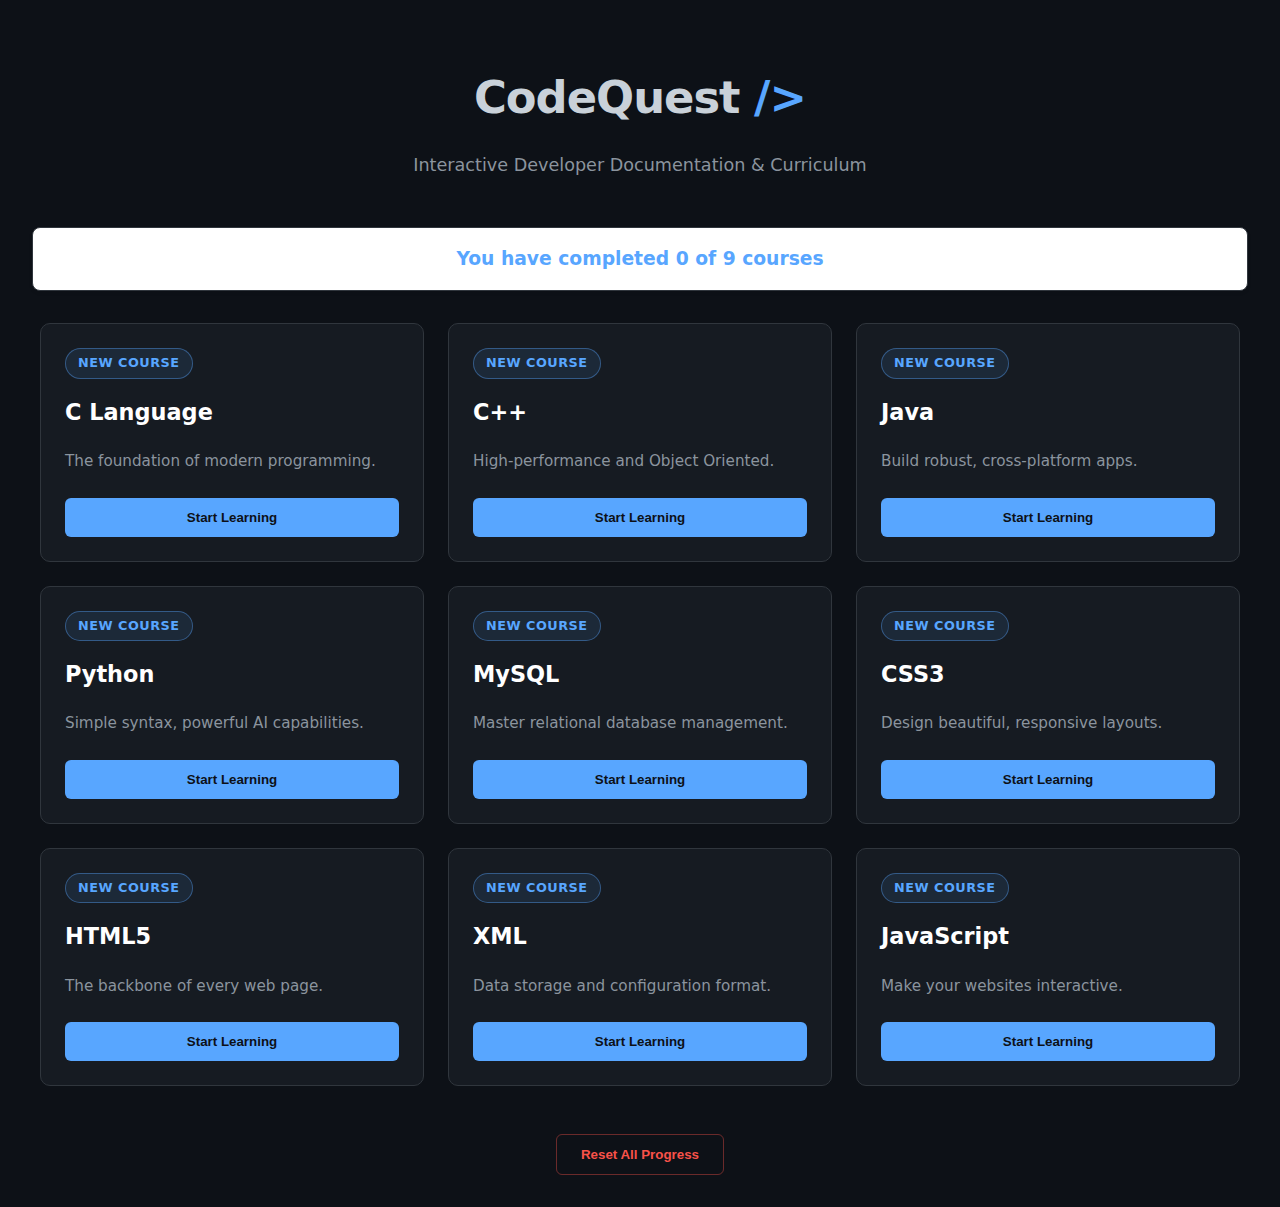
<file: index.html>
<!DOCTYPE html>
<html lang="en">

<head>
    <meta charset="UTF-8">
    <meta name="viewport" content="width=device-width, initial-scale=1.0">
    <title>CodeQuest Academy - Dashboard</title>
    <link rel="stylesheet" href="style.css">
    <style>
        /* Simple layout fixes for the dashboard view */
        .course-card a {
            text-decoration: none;
        }

        .progress-container {
            max-width: 1200px;
            margin: 0 auto 2rem auto;
            background: #fff;
            padding: 1rem;
            border-radius: 8px;
            text-align: center;
            box-shadow: 0 2px 4px rgba(0, 0, 0, 0.05);
        }
    </style>
</head>

<body>

    <header>
        <h1>CodeQuest <span>/></span></h1>
        <p style="color: #8b949e; font-size: 1.1rem;">Interactive Developer Documentation & Curriculum</p>
    </header>

    <div class="progress-container">
        <h3 id="progress-text">You have completed 0 of 9 courses</h3>
    </div>

    <div class="course-container" id="course-list">
    </div>

    <div class="center">
        <button id="reset-btn">Reset All Progress</button>
    </div>

    <script>
        // List of all languages included in your project
        const courses = [
            { id: 'c', title: 'C Language', desc: 'The foundation of modern programming.' },
            { id: 'cpp', title: 'C++', desc: 'High-performance and Object Oriented.' },
            { id: 'java', title: 'Java', desc: 'Build robust, cross-platform apps.' },
            { id: 'python', title: 'Python', desc: 'Simple syntax, powerful AI capabilities.' },
            { id: 'mysql', title: 'MySQL', desc: 'Master relational database management.' },
            { id: 'css', title: 'CSS3', desc: 'Design beautiful, responsive layouts.' },
            { id: 'html', title: 'HTML5', desc: 'The backbone of every web page.' },
            { id: 'xml', title: 'XML', desc: 'Data storage and configuration format.' },
            { id: 'js', title: 'JavaScript', desc: 'Make your websites interactive.' }
        ];

        // Retrieve saved progress from the browser
        let completedCourses = JSON.parse(localStorage.getItem('userProgress')) || [];

        function renderDashboard() {
            const container = document.getElementById('course-list');
            const progressDisplay = document.getElementById('progress-text');
            container.innerHTML = '';

            // Update Progress Header
            progressDisplay.innerText = `You have completed ${completedCourses.length} of ${courses.length} courses`;

            courses.forEach((course) => {
                const isCompleted = completedCourses.includes(course.id);

                let cardClass = 'course-card';
                let statusHtml = '';
                let btnText = 'Start Learning';

                if (isCompleted) {
                    cardClass += ' completed';
                    statusHtml = `<span class="status-badge status-completed">Completed ✓</span>`;
                    btnText = 'Review Course';
                } else {
                    statusHtml = `<span class="status-badge status-active">New Course</span>`;
                }

                const card = document.createElement('div');
                card.className = cardClass;
                card.innerHTML = `
                    ${statusHtml}
                    <h2>${course.title}</h2>
                    <p>${course.desc}</p>
                    <a href="course.html?lang=${course.id}">
                        <button>${btnText}</button>
                    </a>
                `;

                container.appendChild(card);
            });
        }

        // Logic for the Reset button
        document.getElementById('reset-btn').addEventListener('click', function () {
            if (confirm('This will erase all your learning history. Are you sure?')) {
                completedCourses = [];
                localStorage.removeItem('userProgress');
                renderDashboard();
            }
        });

        // Initialize the page
        renderDashboard();
    </script>
</body>

</html>
</file>
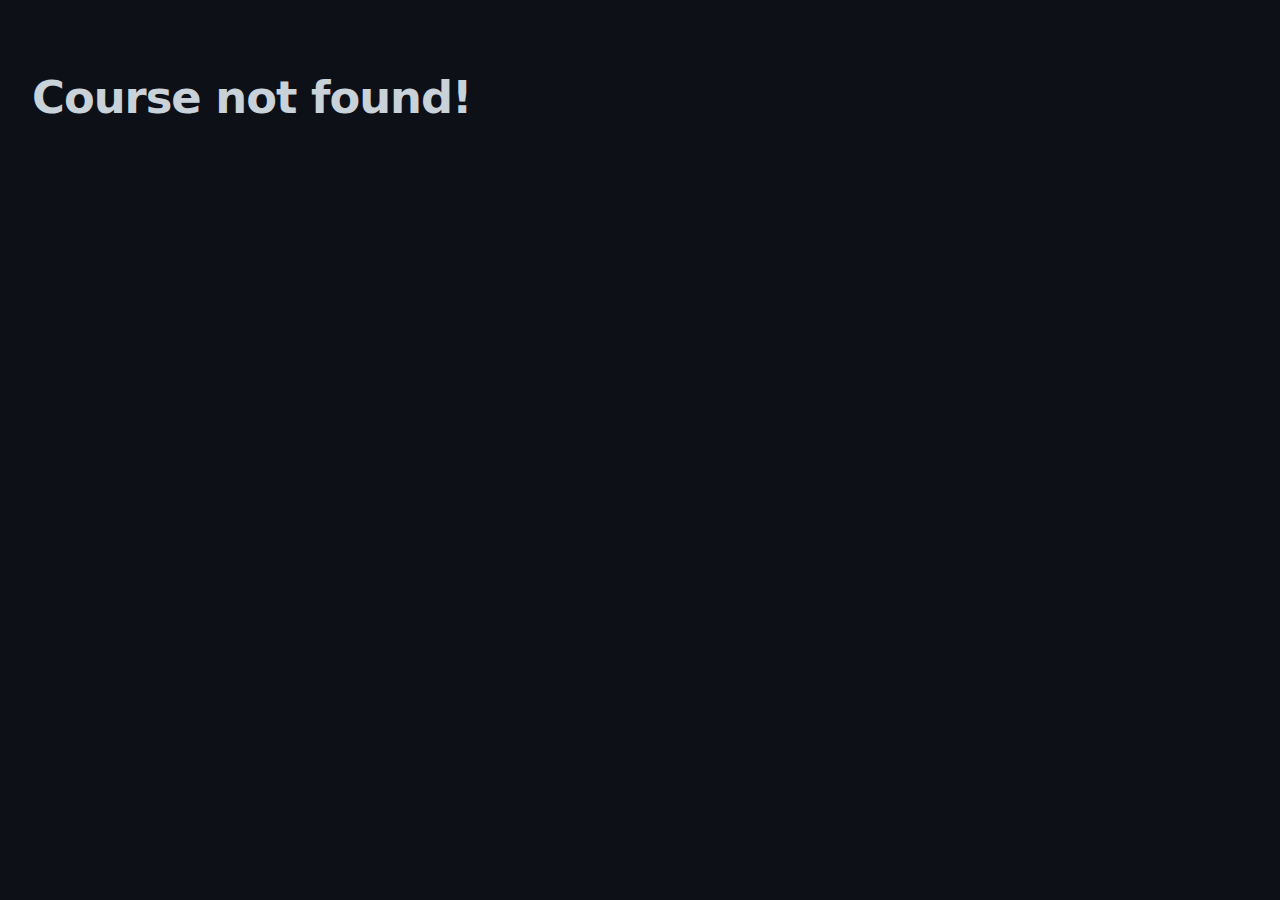
<file: course.html>
<!DOCTYPE html>
<html lang="en">

<head>
    <meta charset="UTF-8">
    <meta name="viewport" content="width=device-width, initial-scale=1.0">
    <title>Course Viewer</title>
    <link rel="stylesheet" href="style.css">
    <style>
        /* Specific styles for the course viewer layout */
        .viewer-container {
            display: grid;
            grid-template-columns: 250px 1fr;
            gap: 2rem;
            max-width: 1200px;
            margin: 0 auto;
            min-height: 80vh;
        }

        .sidebar {
            background: white;
            padding: 1rem;
            border-radius: 8px;
            box-shadow: 0 2px 4px rgba(0, 0, 0, 0.1);
        }

        .sidebar h3 {
            margin-top: 0;
            color: var(--primary);
        }

        .topic-btn {
            display: block;
            width: 100%;
            text-align: left;
            background: none;
            color: #333;
            margin-bottom: 0.5rem;
            padding: 0.5rem;
            border: 1px solid #eee;
        }

        .topic-btn:hover,
        .topic-btn.active {
            background: var(--primary);
            color: white;
        }

        .content-area {
            background: white;
            padding: 2rem;
            border-radius: 8px;
            box-shadow: 0 2px 4px rgba(0, 0, 0, 0.1);
        }

        pre {
            background: #1e1e1e;
            color: #d4d4d4;
            padding: 1rem;
            border-radius: 6px;
            overflow-x: auto;
        }

        .back-link {
            display: inline-block;
            margin-bottom: 1rem;
            color: var(--primary);
            text-decoration: none;
            font-weight: bold;
        }
    </style>
</head>

<body>

    <a href="index.html" class="back-link">← Back to Dashboard</a>

    <div class="viewer-container">
        <aside class="sidebar">
            <h3>Course Topics</h3>
            <div id="topic-list">
            </div>
        </aside>
        <main class="content-area">
            <h1 id="lesson-title">Select a topic...</h1>
            <p id="lesson-content"></p>

            <div id="code-block" class="ide-window" style="display:none;">
                <div class="ide-header">
                    <div class="ide-dot dot-red"></div>
                    <div class="ide-dot dot-yellow"></div>
                    <div class="ide-dot dot-green"></div>
                    <span
                        style="margin-left: 10px; color: #8b949e; font-family: monospace; font-size: 0.85rem;">terminal
                        — bash</span>
                </div>
                <pre><code id="lesson-code"></code></pre>
            </div>

            <button id="finish-btn"
                style="display:none; margin-top:3rem; background-color: var(--success); color: white; border: none;"
                onclick="markComplete()">Mark Course Complete ✓</button>
        </main>
    </div>

    <script src="data.js"></script>
    <script>
        // 1. Get the language from the URL (e.g., course.html?lang=python)
        const urlParams = new URLSearchParams(window.location.search);
        const lang = urlParams.get('lang');

        // 2. Load content for that language
        const course = courseContent[lang];

        if (course) {
            document.title = course.title + " - CodeQuest";

            // Populate Sidebar
            const topicList = document.getElementById('topic-list');
            course.topics.forEach((topic, index) => {
                const btn = document.createElement('button');
                btn.className = 'topic-btn';
                btn.innerText = topic.title;
                btn.onclick = () => loadTopic(index);
                topicList.appendChild(btn);
            });

            // Load first topic by default
            loadTopic(0);
        } else {
            document.body.innerHTML = "<h1>Course not found!</h1>";
        }

        function loadTopic(index) {
            const topic = course.topics[index];
            document.getElementById('lesson-title').innerText = topic.title;
            document.getElementById('lesson-content').innerText = topic.content;

            const codeBlock = document.getElementById('code-block');
            if (topic.code) {
                codeBlock.style.display = 'block';
                document.getElementById('lesson-code').innerText = topic.code;
            } else {
                codeBlock.style.display = 'none';
            }

            // Highlight active button
            const buttons = document.querySelectorAll('.topic-btn');
            buttons.forEach(b => b.classList.remove('active'));
            buttons[index].classList.add('active');

            // Show complete button if it's the last topic
            const finishBtn = document.getElementById('finish-btn');
            if (index === course.topics.length - 1) {
                finishBtn.style.display = 'block';
            } else {
                finishBtn.style.display = 'none';
            }
        }

        function markComplete() {
            // Get existing progress
            let completed = JSON.parse(localStorage.getItem('userProgress')) || [];
            if (!completed.includes(lang)) {
                completed.push(lang);
                localStorage.setItem('userProgress', JSON.stringify(completed));
            }
            alert("Course Completed! Redirecting to Dashboard...");
            window.location.href = "index.html";
        }
    </script>
</body>

</html>
</file>
<file: style.css>
:root {
    --bg-main: #0d1117;
    --bg-card: #161b22;
    --bg-code: #010409;
    --text-main: #c9d1d9;
    --text-muted: #8b949e;
    --primary: #58a6ff;
    --success: #2ea043;
    --border-color: #30363d;
    --font-ui: 'Segoe UI', system-ui, sans-serif;
    --font-code: 'Consolas', 'Courier New', monospace;
}

body {
    font-family: var(--font-ui);
    background-color: var(--bg-main);
    color: var(--text-main);
    margin: 0;
    padding: 2rem;
    line-height: 1.6;
}

/* --- Header & Dashboard --- */
header {
    text-align: center;
    margin-bottom: 3rem;
}

h1 {
    color: var(--text-main);
    font-size: 2.8rem;
    letter-spacing: -1px;
    margin-bottom: 0.5rem;
}

h1 span {
    color: var(--primary);
}

.progress-container {
    max-width: 1200px;
    margin: 0 auto 2.5rem auto;
    background: var(--bg-card);
    padding: 1rem;
    border-radius: 8px;
    text-align: center;
    border: 1px solid var(--border-color);
    box-shadow: 0 4px 12px rgba(0, 0, 0, 0.5);
}

#progress-text {
    margin: 0;
    color: var(--primary);
    font-weight: 600;
}

/* --- Course Cards --- */
.course-container {
    display: grid;
    grid-template-columns: repeat(auto-fit, minmax(320px, 1fr));
    gap: 1.5rem;
    max-width: 1200px;
    margin: 0 auto;
}

.course-card {
    background: var(--bg-card);
    border: 1px solid var(--border-color);
    border-radius: 10px;
    padding: 1.5rem;
    transition: all 0.3s ease;
    position: relative;
    overflow: hidden;
}

/* Glowing hover effect */
.course-card:hover {
    transform: translateY(-4px);
    border-color: var(--primary);
    box-shadow: 0 0 20px rgba(88, 166, 255, 0.15);
}

.course-card.completed {
    border-top: 4px solid var(--success);
}

.course-card h2 {
    margin-top: 0.5rem;
    font-size: 1.4rem;
    color: #ffffff;
}

.course-card p {
    color: var(--text-muted);
    font-size: 0.95rem;
    margin-bottom: 1.5rem;
}

.course-card a {
    text-decoration: none;
}

/* --- Badges & Buttons --- */
.status-badge {
    display: inline-block;
    padding: 0.25rem 0.75rem;
    border-radius: 20px;
    font-size: 0.8rem;
    font-weight: 600;
    text-transform: uppercase;
    letter-spacing: 0.5px;
    margin-bottom: 0.5rem;
}

.status-completed {
    background: rgba(46, 160, 67, 0.15);
    color: #3fb950;
    border: 1px solid rgba(46, 160, 67, 0.4);
}

.status-active {
    background: rgba(88, 166, 255, 0.1);
    color: var(--primary);
    border: 1px solid rgba(88, 166, 255, 0.4);
}

button {
    background-color: #21262d;
    color: var(--text-main);
    border: 1px solid var(--border-color);
    padding: 0.75rem 1.5rem;
    border-radius: 6px;
    cursor: pointer;
    font-weight: 600;
    width: 100%;
    transition: all 0.2s;
}

button:hover {
    background-color: var(--border-color);
    color: #ffffff;
}

.course-card:not(.completed) button {
    background-color: var(--primary);
    color: #0d1117;
    border: none;
}

.course-card:not(.completed) button:hover {
    background-color: #79c0ff;
}

#reset-btn {
    background-color: transparent;
    color: #f85149;
    border: 1px solid rgba(248, 81, 73, 0.4);
    margin-top: 3rem;
    width: auto;
}

#reset-btn:hover {
    background-color: #da3633;
    color: white;
}

/* --- Classroom Viewer (course.html) --- */
.viewer-container {
    display: grid;
    grid-template-columns: 280px 1fr;
    gap: 2rem;
    max-width: 1300px;
    margin: 2rem auto 0 auto;
    min-height: 75vh;
}

.sidebar {
    background: var(--bg-card);
    padding: 1.5rem;
    border-radius: 10px;
    border: 1px solid var(--border-color);
    align-self: start;
    position: sticky;
    top: 2rem;
}

.sidebar h3 {
    margin-top: 0;
    color: var(--text-main);
    border-bottom: 1px solid var(--border-color);
    padding-bottom: 0.8rem;
    margin-bottom: 1rem;
}

.topic-btn {
    text-align: left;
    background: transparent;
    border: none;
    color: var(--text-muted);
    padding: 0.6rem 0.8rem;
    margin-bottom: 0.3rem;
    border-radius: 6px;
    font-weight: 400;
}

.topic-btn:hover {
    background: rgba(139, 148, 158, 0.1);
    color: var(--text-main);
}

.topic-btn.active {
    background: rgba(88, 166, 255, 0.15);
    color: var(--primary);
    border-left: 3px solid var(--primary);
    border-radius: 0 6px 6px 0;
}

.content-area {
    background: var(--bg-card);
    padding: 2.5rem;
    border-radius: 10px;
    border: 1px solid var(--border-color);
}

#lesson-title {
    margin-top: 0;
    font-size: 2rem;
    color: #ffffff;
}

#lesson-content {
    white-space: pre-wrap;
    font-size: 1.1rem;
    color: var(--text-main);
    margin-bottom: 2rem;
}

/* IDE-Style Code Block */
.ide-window {
    background: var(--bg-code);
    border-radius: 8px;
    border: 1px solid var(--border-color);
    overflow: hidden;
    margin-top: 1.5rem;
}

.ide-header {
    background: #161b22;
    padding: 0.5rem 1rem;
    border-bottom: 1px solid var(--border-color);
    display: flex;
    align-items: center;
    gap: 8px;
}

.ide-dot {
    width: 12px;
    height: 12px;
    border-radius: 50%;
}

.dot-red {
    background: #ff5f56;
}

.dot-yellow {
    background: #ffbd2e;
}

.dot-green {
    background: #27c93f;
}

pre {
    margin: 0;
    padding: 1.5rem;
    overflow-x: auto;
}

code {
    font-family: var(--font-code);
    font-size: 0.95rem;
    color: #e6edf3;
}

.back-link {
    display: inline-block;
    color: var(--text-muted);
    text-decoration: none;
    font-weight: 600;
    margin-left: 5%;
    transition: color 0.2s;
}

.back-link:hover {
    color: var(--primary);
}

.center {
    text-align: center;
}

/* Responsive */
@media (max-width: 768px) {
    .viewer-container {
        grid-template-columns: 1fr;
    }

    .sidebar {
        position: static;
    }
}
</file>
